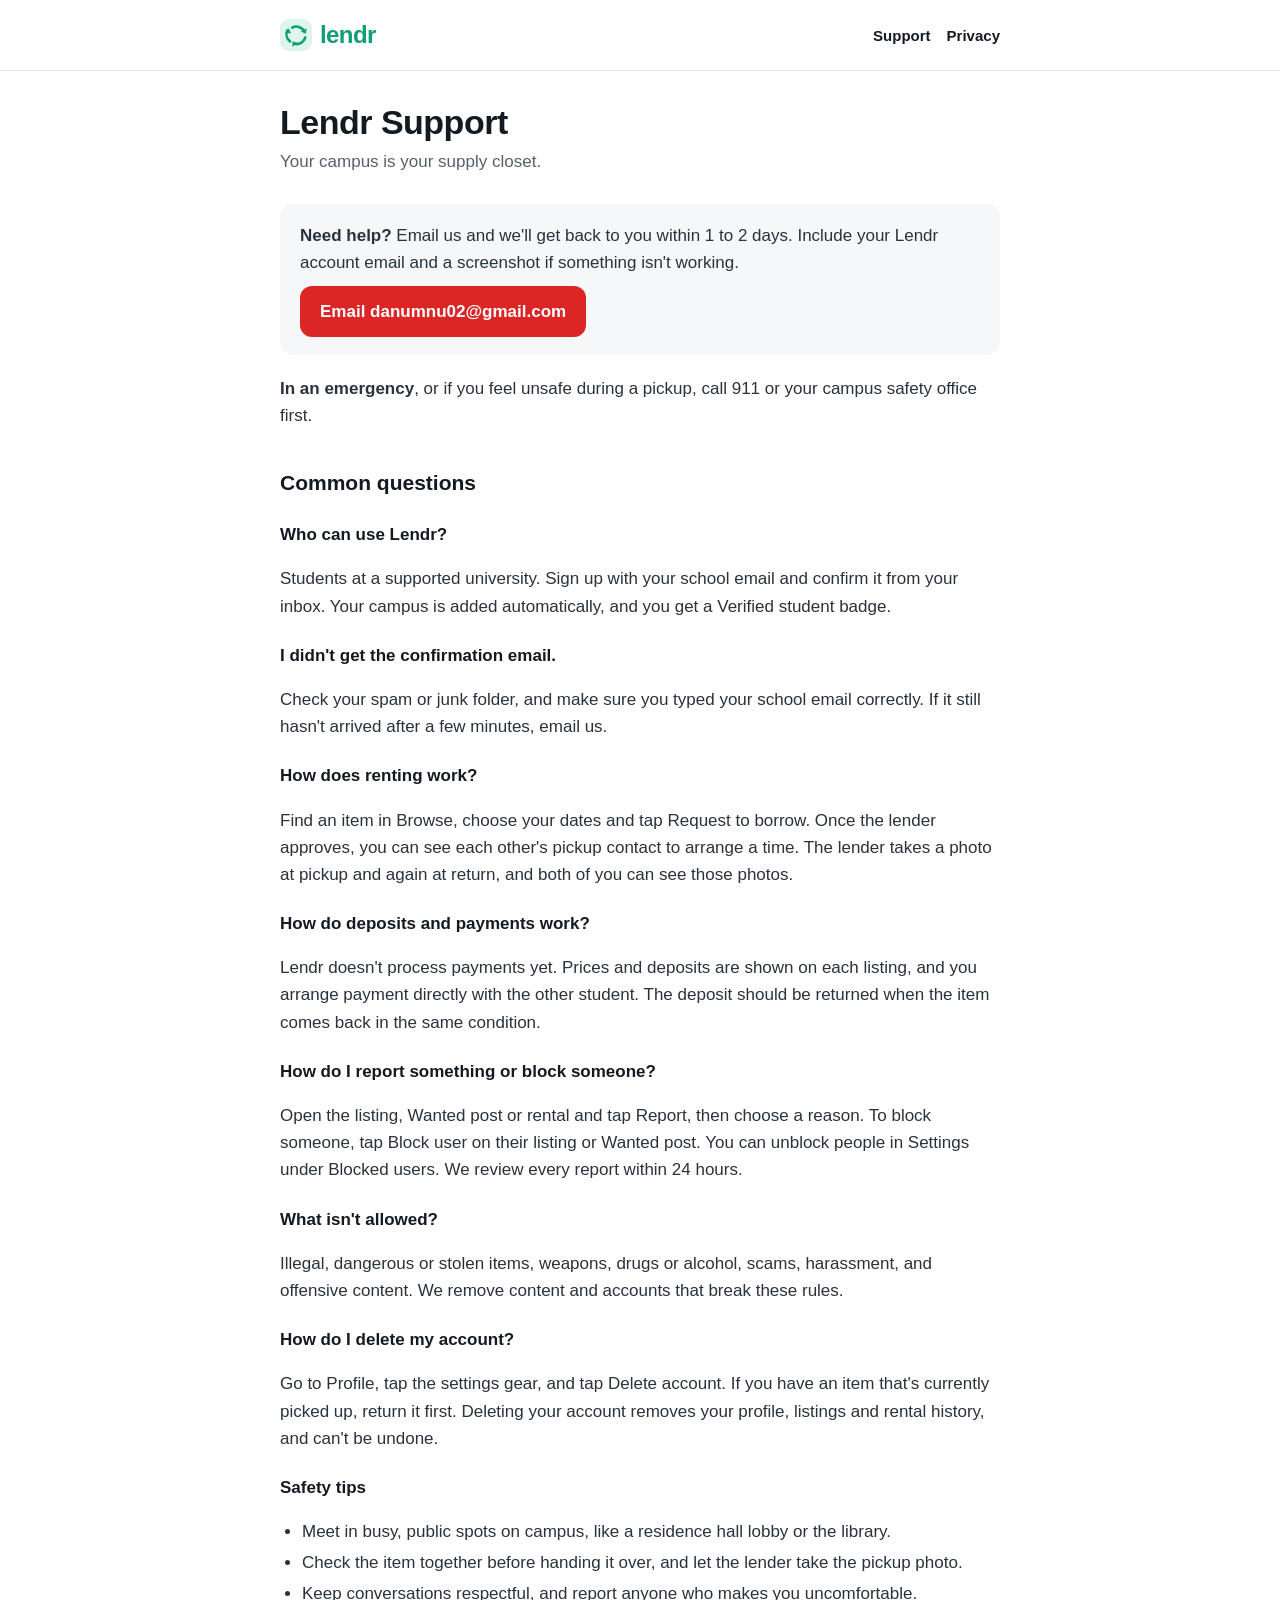
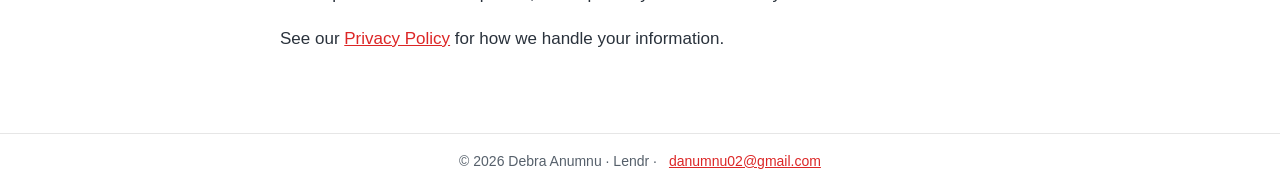
<file: index.html>
<!DOCTYPE html>
<html lang="en">
<head>
<meta charset="UTF-8">
<meta name="viewport" content="width=device-width, initial-scale=1">
<title>Lendr Support</title>
<link rel="stylesheet" href="style.css">
</head>
<body>
<header><div class="bar"><a class="brand" href="index.html"><svg viewBox="0 0 32 32" aria-hidden="true"><rect width="32" height="32" rx="9" fill="#DFF5EC"/><g fill="none" stroke="#0F9F76" stroke-width="2.6" stroke-linecap="round" stroke-linejoin="round"><path d="M12.2 8.6A9 9 0 0 1 24.4 12.4"/><path d="M25.2 18.6a9 9 0 0 1-9.8 6.4"/><path d="M10 22.4a9 9 0 0 1-2.6-11"/></g><g fill="#0F9F76"><path d="M26.6 9.2l-.6 5.6-5.2-2.4z"/><path d="M12.6 27.8l-.2-5.6 5.4 1.8z"/><path d="M5.2 13.8l3.4-4.6 2.4 5.2z"/></g></svg>lendr</a><nav><a href="index.html">Support</a><a href="privacy.html">Privacy</a></nav></div></header>
<main>
<h1>Lendr Support</h1>
<p class="date">Your campus is your supply closet.</p>

<div class="box">
  <p><strong>Need help?</strong> Email us and we'll get back to you within 1 to 2 days. Include your Lendr account email and a screenshot if something isn't working.</p>
  <a class="mail" href="mailto:danumnu02@gmail.com?subject=Lendr%20support">Email danumnu02@gmail.com</a>
</div>

<p><strong>In an emergency</strong>, or if you feel unsafe during a pickup, call 911 or your campus safety office first.</p>

<h2>Common questions</h2>

<h3>Who can use Lendr?</h3>
<p>Students at a supported university. Sign up with your school email and confirm it from your inbox. Your campus is added automatically, and you get a Verified student badge.</p>

<h3>I didn't get the confirmation email.</h3>
<p>Check your spam or junk folder, and make sure you typed your school email correctly. If it still hasn't arrived after a few minutes, email us.</p>

<h3>How does renting work?</h3>
<p>Find an item in Browse, choose your dates and tap Request to borrow. Once the lender approves, you can see each other's pickup contact to arrange a time. The lender takes a photo at pickup and again at return, and both of you can see those photos.</p>

<h3>How do deposits and payments work?</h3>
<p>Lendr doesn't process payments yet. Prices and deposits are shown on each listing, and you arrange payment directly with the other student. The deposit should be returned when the item comes back in the same condition.</p>

<h3>How do I report something or block someone?</h3>
<p>Open the listing, Wanted post or rental and tap Report, then choose a reason. To block someone, tap Block user on their listing or Wanted post. You can unblock people in Settings under Blocked users. We review every report within 24 hours.</p>

<h3>What isn't allowed?</h3>
<p>Illegal, dangerous or stolen items, weapons, drugs or alcohol, scams, harassment, and offensive content. We remove content and accounts that break these rules.</p>

<h3>How do I delete my account?</h3>
<p>Go to Profile, tap the settings gear, and tap Delete account. If you have an item that's currently picked up, return it first. Deleting your account removes your profile, listings and rental history, and can't be undone.</p>

<h3>Safety tips</h3>
<ul>
  <li>Meet in busy, public spots on campus, like a residence hall lobby or the library.</li>
  <li>Check the item together before handing it over, and let the lender take the pickup photo.</li>
  <li>Keep conversations respectful, and report anyone who makes you uncomfortable.</li>
</ul>

<p>See our <a href="privacy.html">Privacy Policy</a> for how we handle your information.</p>
</main>
<footer><div class="bar">© 2026 Debra Anumnu · Lendr · <a href="mailto:danumnu02@gmail.com">danumnu02@gmail.com</a></div></footer>
</body>
</html>
</file>
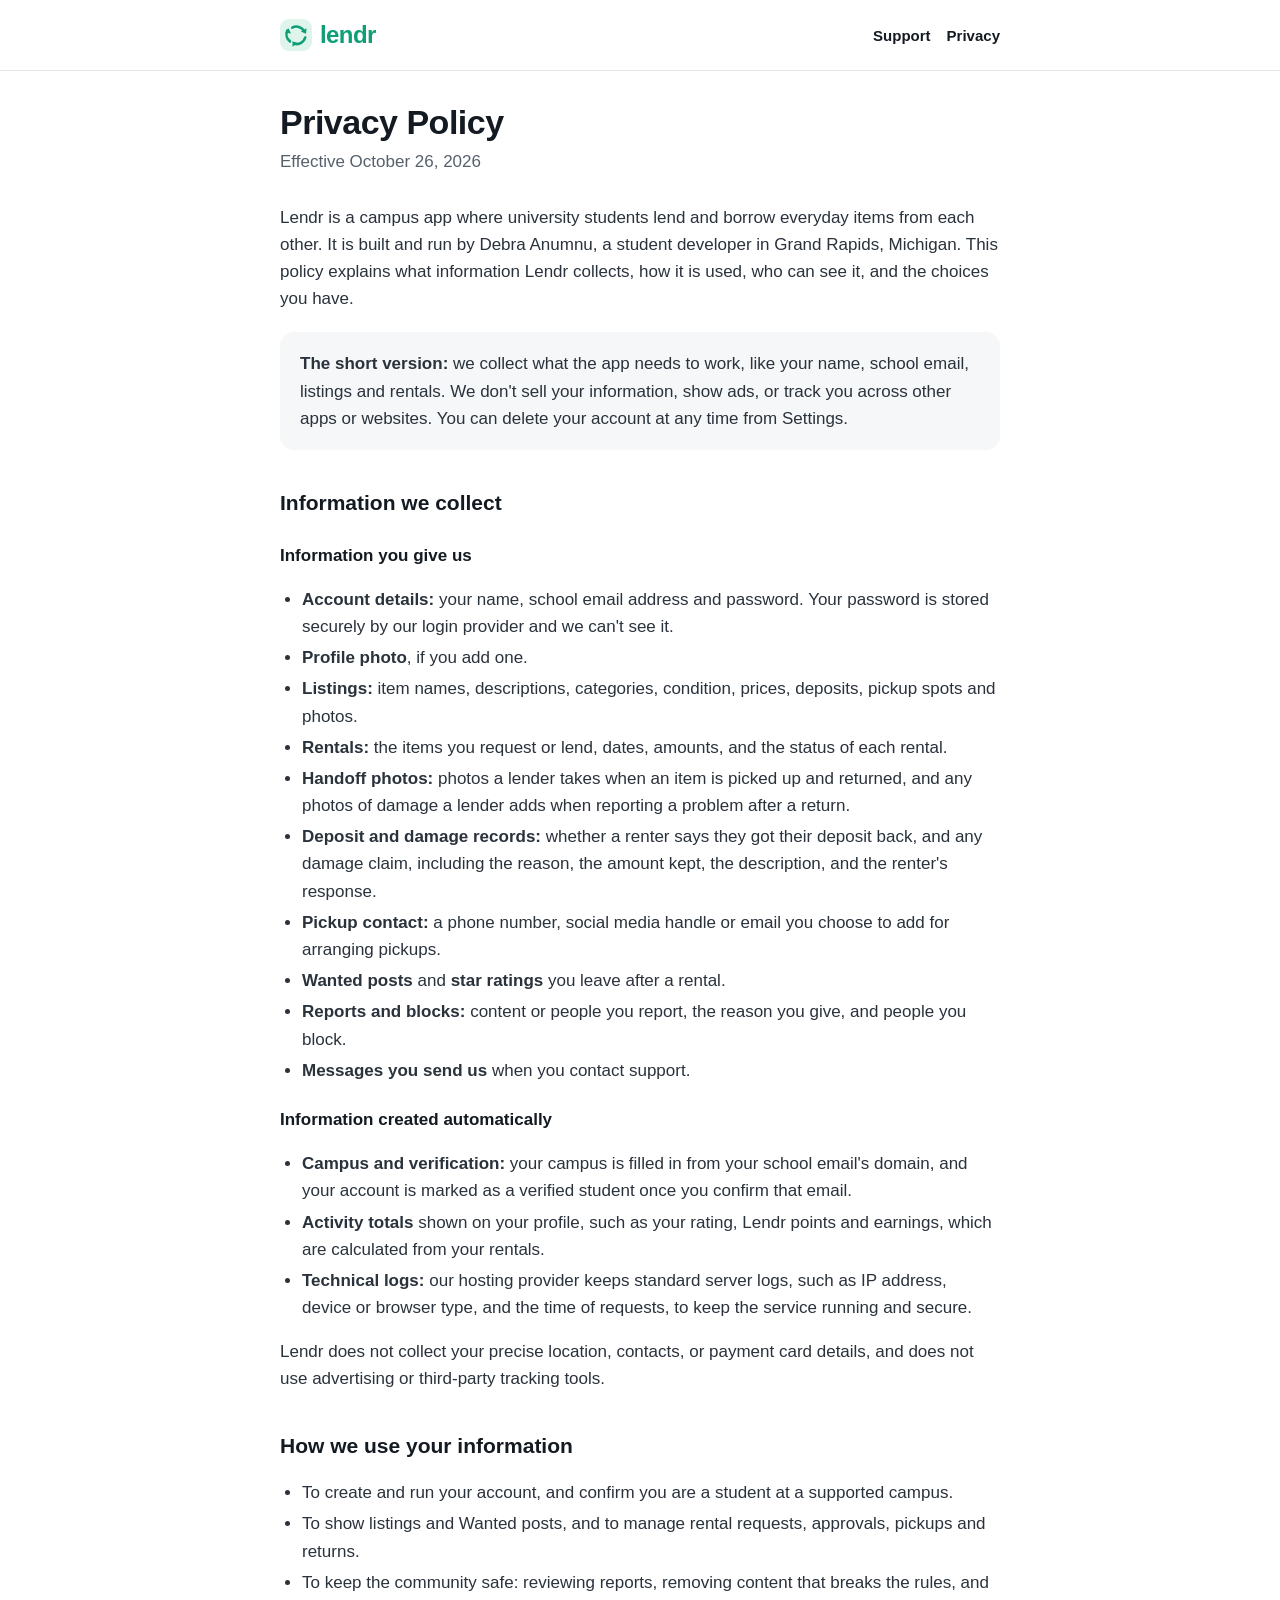
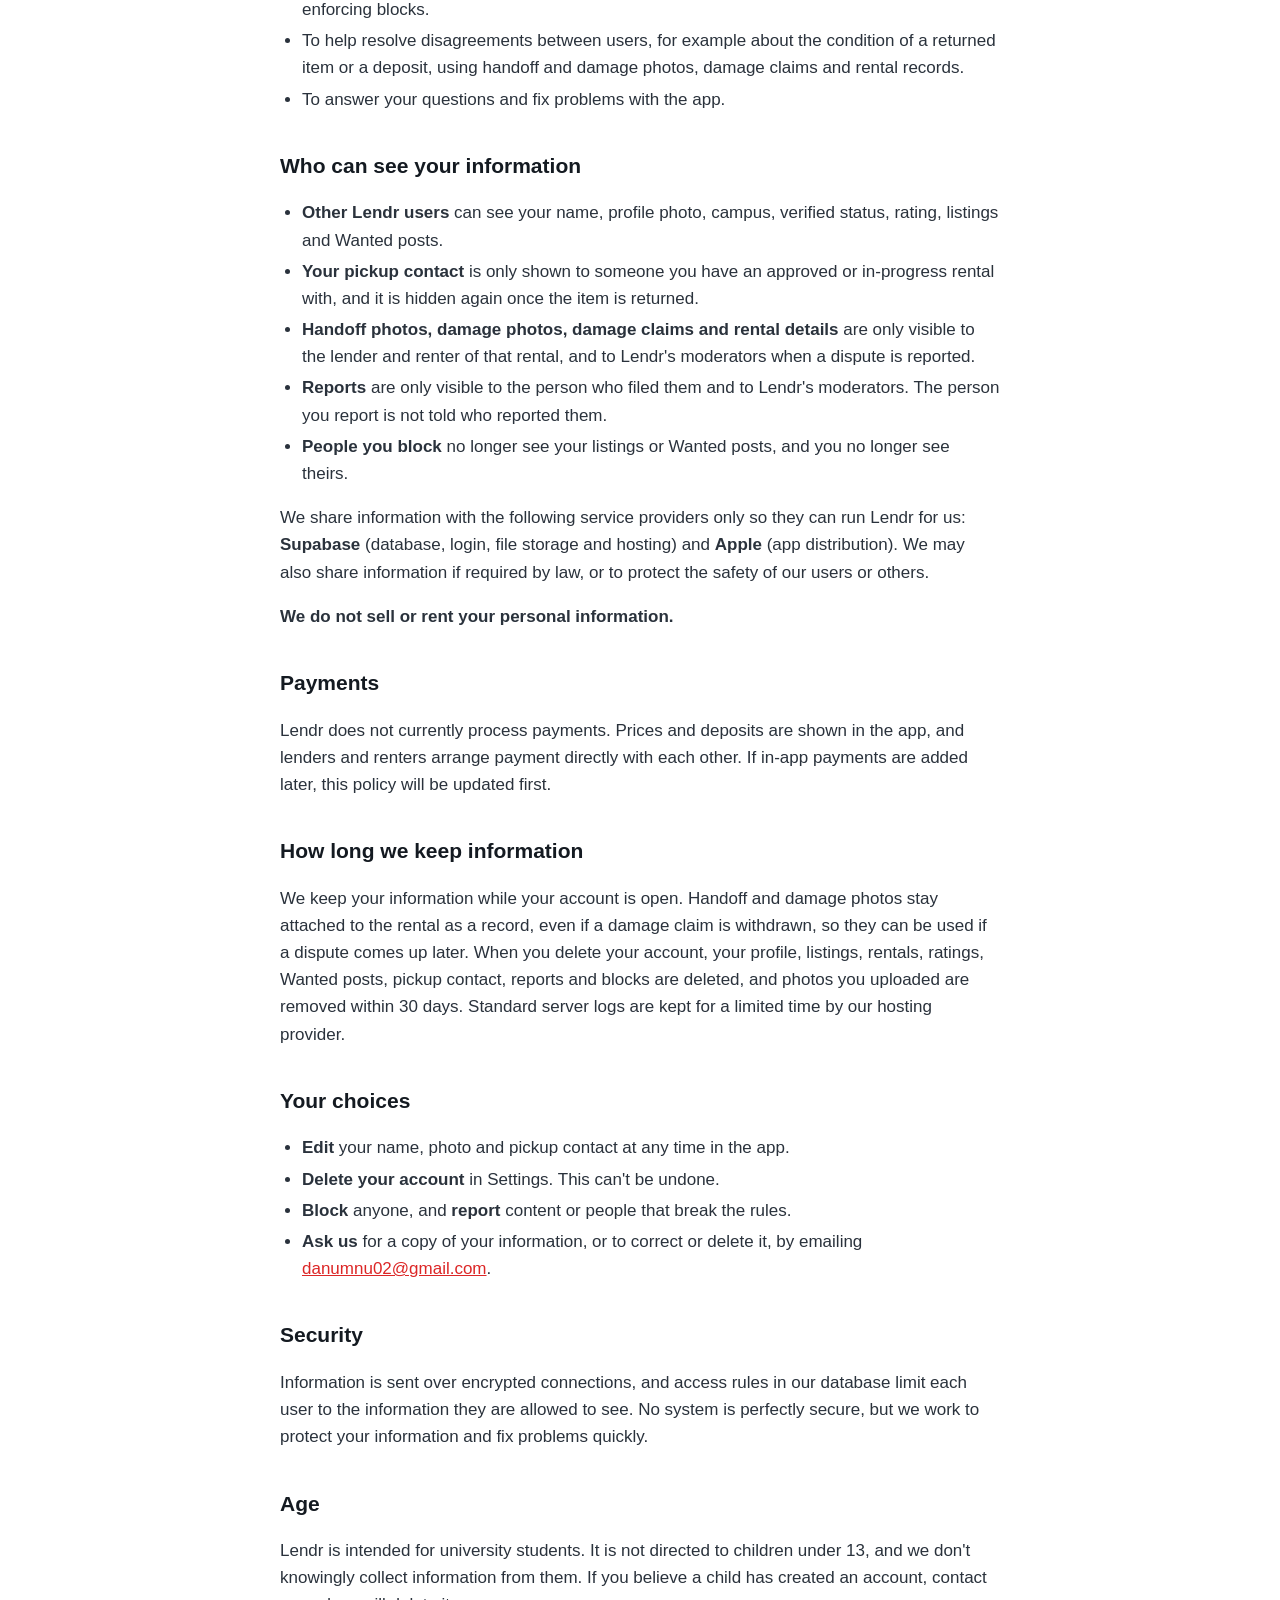
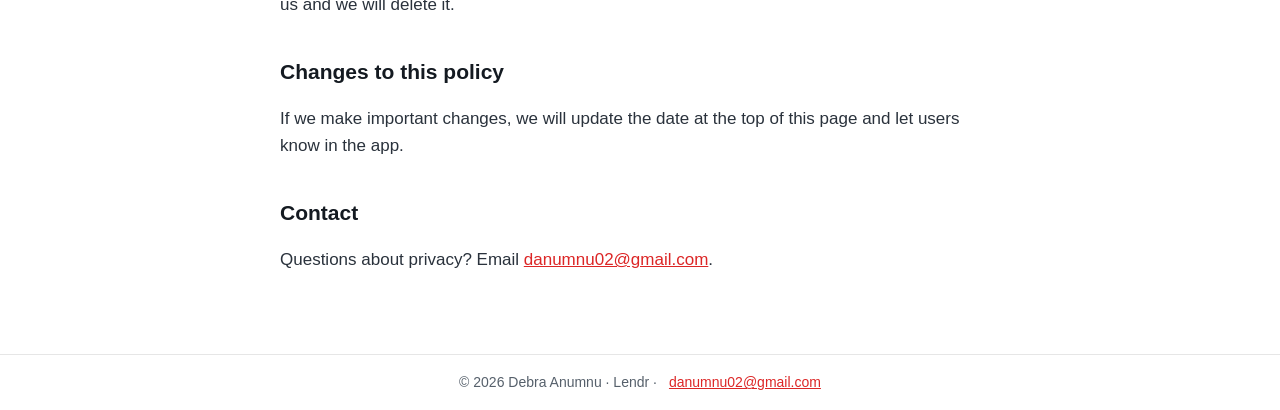
<file: privacy (1).html>
<!DOCTYPE html>
<html lang="en">
<head>
<meta charset="UTF-8">
<meta name="viewport" content="width=device-width, initial-scale=1">
<title>Lendr Privacy Policy</title>
<link rel="stylesheet" href="style.css">
</head>
<body>
<header><div class="bar"><a class="brand" href="index.html"><svg viewBox="0 0 32 32" aria-hidden="true"><rect width="32" height="32" rx="9" fill="#DFF5EC"/><g fill="none" stroke="#0F9F76" stroke-width="2.6" stroke-linecap="round" stroke-linejoin="round"><path d="M12.2 8.6A9 9 0 0 1 24.4 12.4"/><path d="M25.2 18.6a9 9 0 0 1-9.8 6.4"/><path d="M10 22.4a9 9 0 0 1-2.6-11"/></g><g fill="#0F9F76"><path d="M26.6 9.2l-.6 5.6-5.2-2.4z"/><path d="M12.6 27.8l-.2-5.6 5.4 1.8z"/><path d="M5.2 13.8l3.4-4.6 2.4 5.2z"/></g></svg>lendr</a><nav><a href="index.html">Support</a><a href="privacy.html">Privacy</a></nav></div></header>
<main>
<h1>Privacy Policy</h1>
<p class="date">Effective October 26, 2026</p>

<p>Lendr is a campus app where university students lend and borrow everyday items from each other. It is built and run by Debra Anumnu, a student developer in Grand Rapids, Michigan. This policy explains what information Lendr collects, how it is used, who can see it, and the choices you have.</p>

<div class="box"><p><strong>The short version:</strong> we collect what the app needs to work, like your name, school email, listings and rentals. We don't sell your information, show ads, or track you across other apps or websites. You can delete your account at any time from Settings.</p></div>

<h2>Information we collect</h2>
<h3>Information you give us</h3>
<ul>
  <li><strong>Account details:</strong> your name, school email address and password. Your password is stored securely by our login provider and we can't see it.</li>
  <li><strong>Profile photo</strong>, if you add one.</li>
  <li><strong>Listings:</strong> item names, descriptions, categories, condition, prices, deposits, pickup spots and photos.</li>
  <li><strong>Rentals:</strong> the items you request or lend, dates, amounts, and the status of each rental.</li>
  <li><strong>Handoff photos:</strong> photos a lender takes when an item is picked up and returned, and any photos of damage a lender adds when reporting a problem after a return.</li>
  <li><strong>Deposit and damage records:</strong> whether a renter says they got their deposit back, and any damage claim, including the reason, the amount kept, the description, and the renter's response.</li>
  <li><strong>Pickup contact:</strong> a phone number, social media handle or email you choose to add for arranging pickups.</li>
  <li><strong>Wanted posts</strong> and <strong>star ratings</strong> you leave after a rental.</li>
  <li><strong>Reports and blocks:</strong> content or people you report, the reason you give, and people you block.</li>
  <li><strong>Messages you send us</strong> when you contact support.</li>
</ul>
<h3>Information created automatically</h3>
<ul>
  <li><strong>Campus and verification:</strong> your campus is filled in from your school email's domain, and your account is marked as a verified student once you confirm that email.</li>
  <li><strong>Activity totals</strong> shown on your profile, such as your rating, Lendr points and earnings, which are calculated from your rentals.</li>
  <li><strong>Technical logs:</strong> our hosting provider keeps standard server logs, such as IP address, device or browser type, and the time of requests, to keep the service running and secure.</li>
</ul>
<p>Lendr does not collect your precise location, contacts, or payment card details, and does not use advertising or third-party tracking tools.</p>

<h2>How we use your information</h2>
<ul>
  <li>To create and run your account, and confirm you are a student at a supported campus.</li>
  <li>To show listings and Wanted posts, and to manage rental requests, approvals, pickups and returns.</li>
  <li>To keep the community safe: reviewing reports, removing content that breaks the rules, and enforcing blocks.</li>
  <li>To help resolve disagreements between users, for example about the condition of a returned item or a deposit, using handoff and damage photos, damage claims and rental records.</li>
  <li>To answer your questions and fix problems with the app.</li>
</ul>

<h2>Who can see your information</h2>
<ul>
  <li><strong>Other Lendr users</strong> can see your name, profile photo, campus, verified status, rating, listings and Wanted posts.</li>
  <li><strong>Your pickup contact</strong> is only shown to someone you have an approved or in-progress rental with, and it is hidden again once the item is returned.</li>
  <li><strong>Handoff photos, damage photos, damage claims and rental details</strong> are only visible to the lender and renter of that rental, and to Lendr's moderators when a dispute is reported.</li>
  <li><strong>Reports</strong> are only visible to the person who filed them and to Lendr's moderators. The person you report is not told who reported them.</li>
  <li><strong>People you block</strong> no longer see your listings or Wanted posts, and you no longer see theirs.</li>
</ul>
<p>We share information with the following service providers only so they can run Lendr for us: <strong>Supabase</strong> (database, login, file storage and hosting) and <strong>Apple</strong> (app distribution). We may also share information if required by law, or to protect the safety of our users or others.</p>
<p><strong>We do not sell or rent your personal information.</strong></p>

<h2>Payments</h2>
<p>Lendr does not currently process payments. Prices and deposits are shown in the app, and lenders and renters arrange payment directly with each other. If in-app payments are added later, this policy will be updated first.</p>

<h2>How long we keep information</h2>
<p>We keep your information while your account is open. Handoff and damage photos stay attached to the rental as a record, even if a damage claim is withdrawn, so they can be used if a dispute comes up later. When you delete your account, your profile, listings, rentals, ratings, Wanted posts, pickup contact, reports and blocks are deleted, and photos you uploaded are removed within 30 days. Standard server logs are kept for a limited time by our hosting provider.</p>

<h2>Your choices</h2>
<ul>
  <li><strong>Edit</strong> your name, photo and pickup contact at any time in the app.</li>
  <li><strong>Delete your account</strong> in Settings. This can't be undone.</li>
  <li><strong>Block</strong> anyone, and <strong>report</strong> content or people that break the rules.</li>
  <li><strong>Ask us</strong> for a copy of your information, or to correct or delete it, by emailing <a href="mailto:danumnu02@gmail.com">danumnu02@gmail.com</a>.</li>
</ul>

<h2>Security</h2>
<p>Information is sent over encrypted connections, and access rules in our database limit each user to the information they are allowed to see. No system is perfectly secure, but we work to protect your information and fix problems quickly.</p>

<h2>Age</h2>
<p>Lendr is intended for university students. It is not directed to children under 13, and we don't knowingly collect information from them. If you believe a child has created an account, contact us and we will delete it.</p>

<h2>Changes to this policy</h2>
<p>If we make important changes, we will update the date at the top of this page and let users know in the app.</p>

<h2>Contact</h2>
<p>Questions about privacy? Email <a href="mailto:danumnu02@gmail.com">danumnu02@gmail.com</a>.</p>
</main>
<footer><div class="bar">© 2026 Debra Anumnu · Lendr · <a href="mailto:danumnu02@gmail.com">danumnu02@gmail.com</a></div></footer>
</body>
</html>
</file>
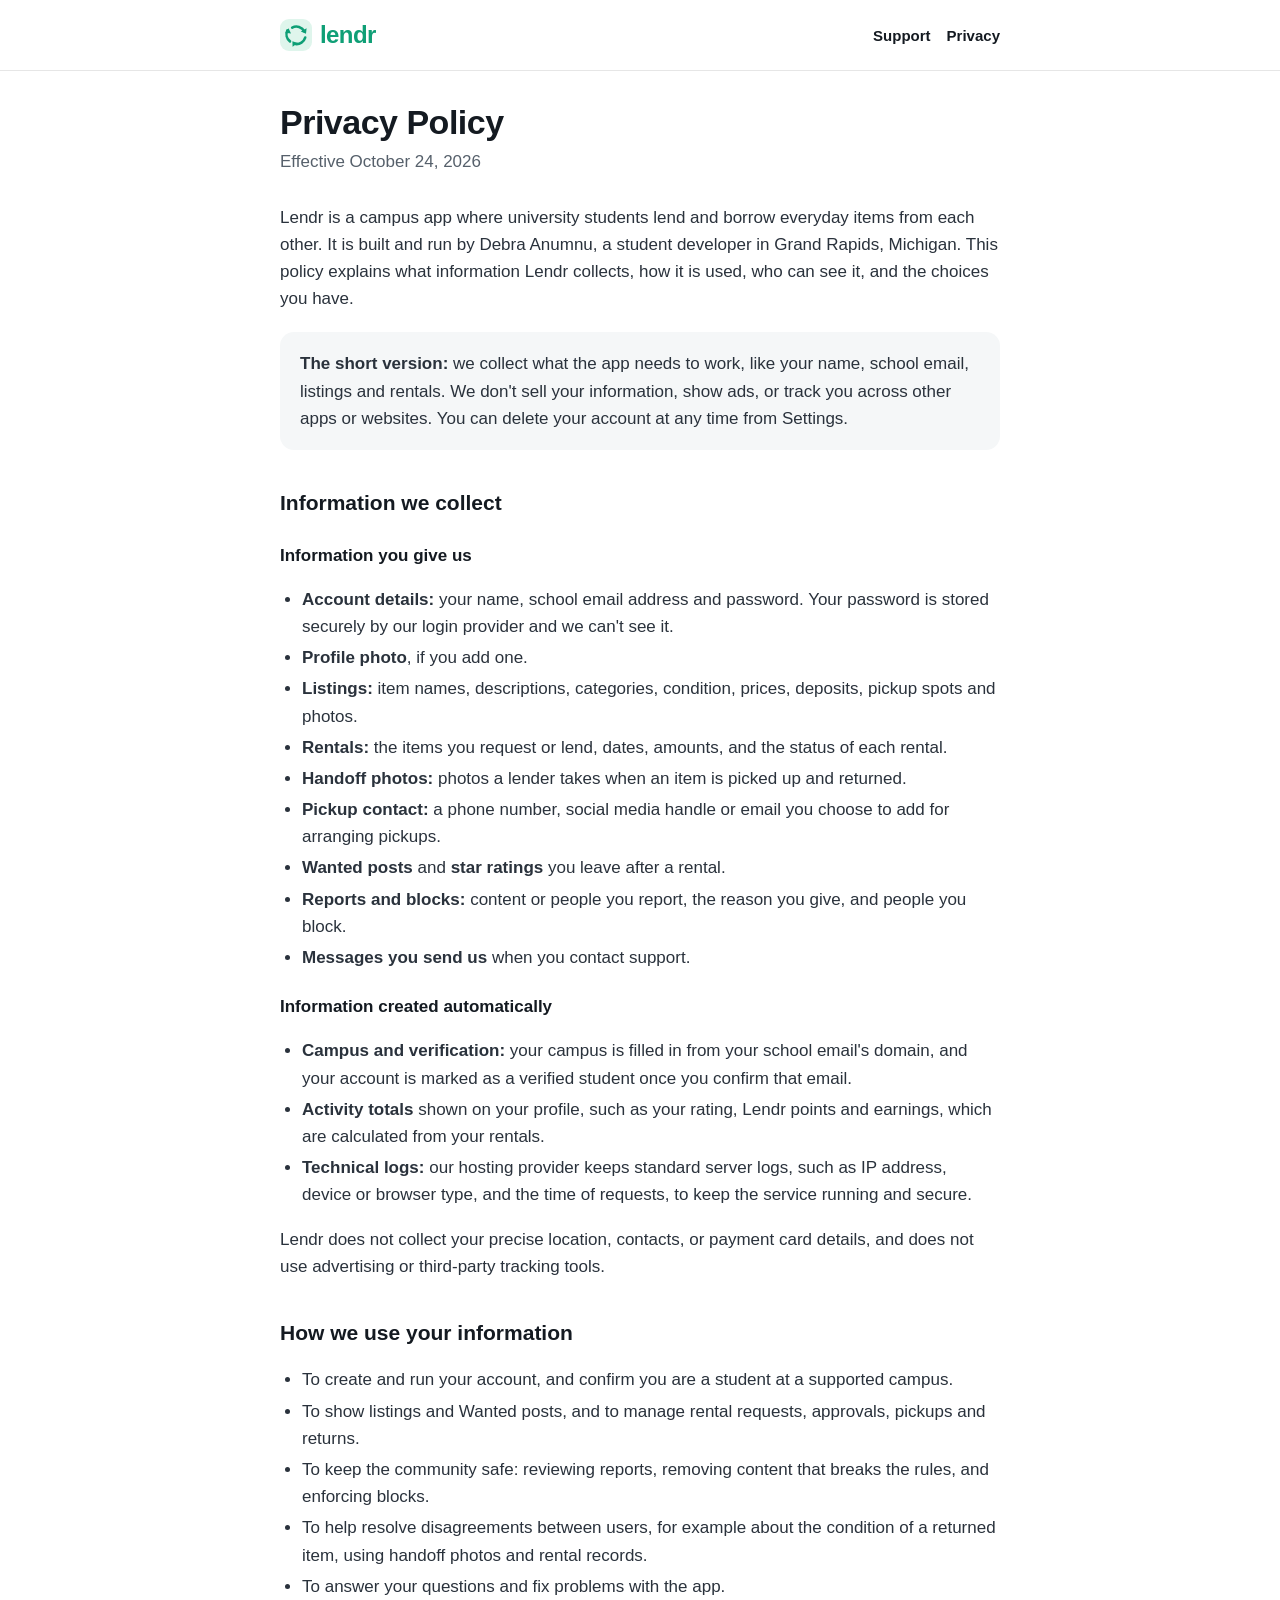
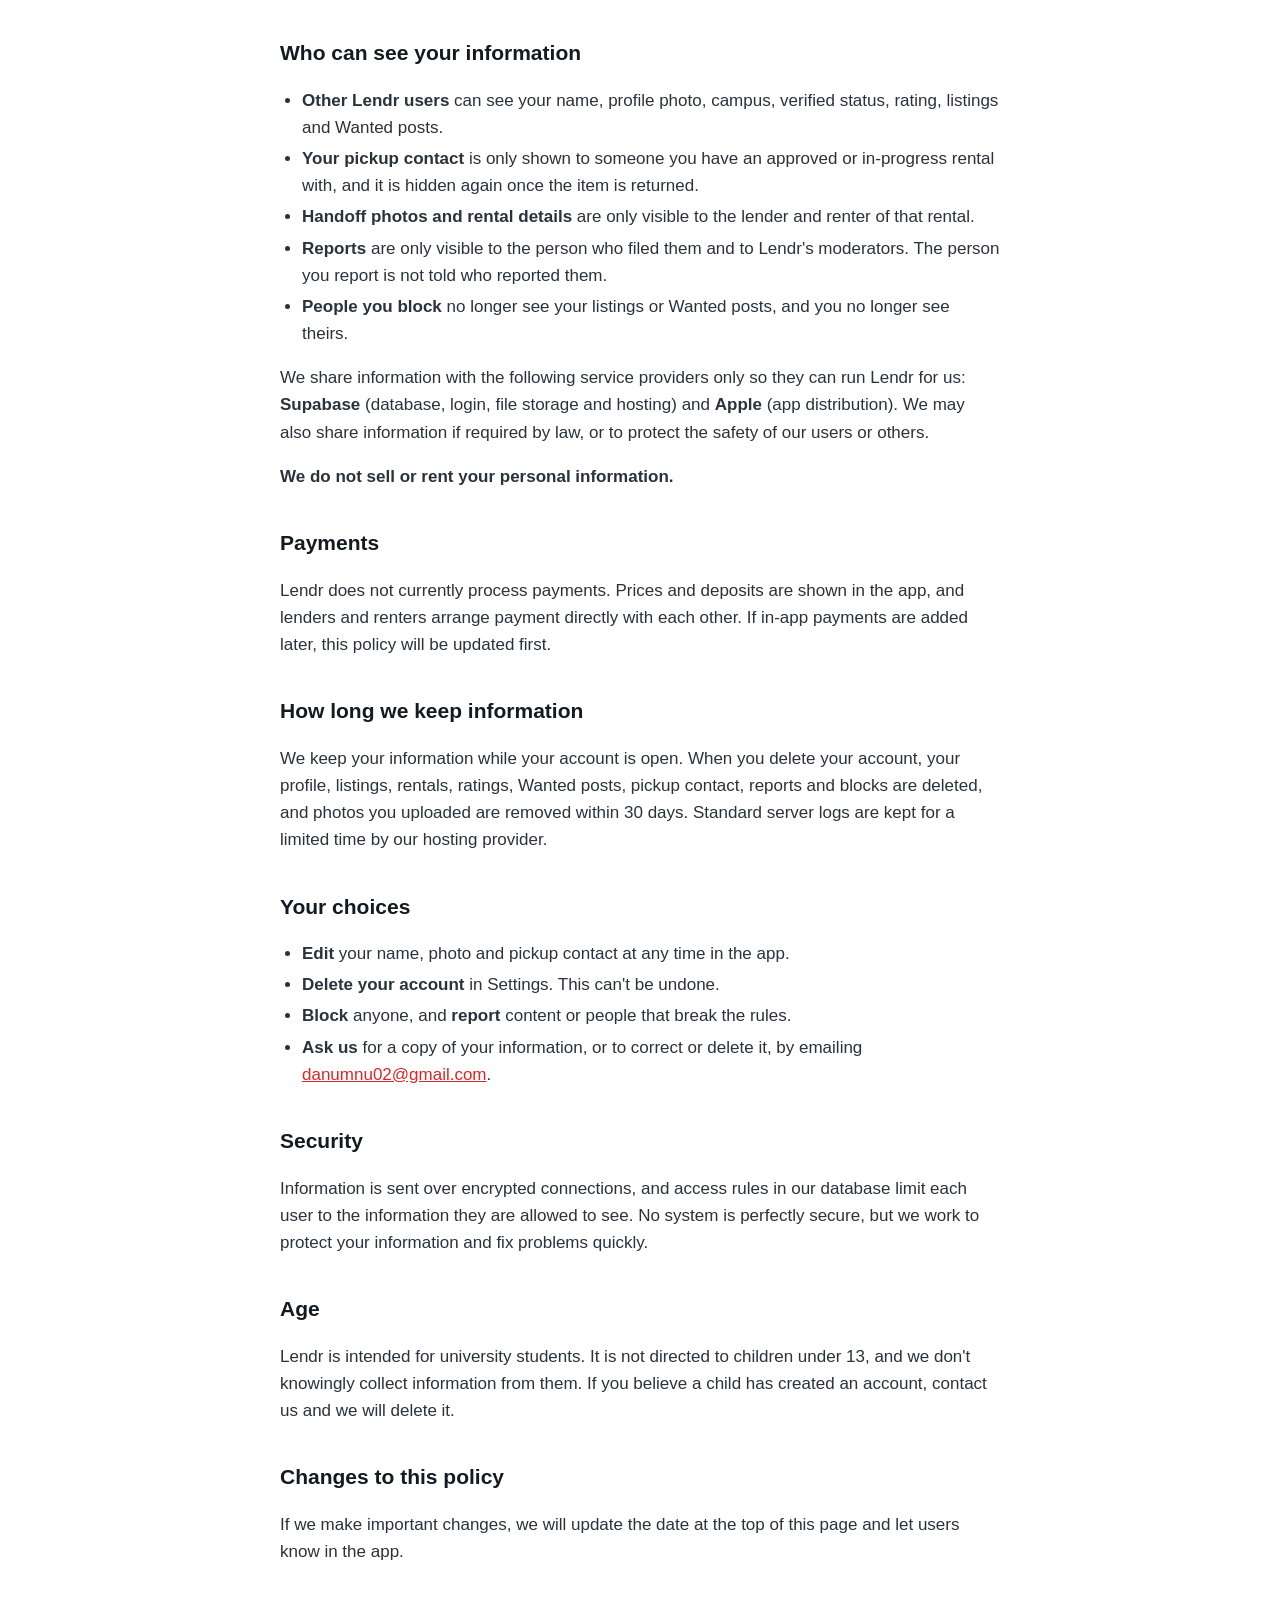
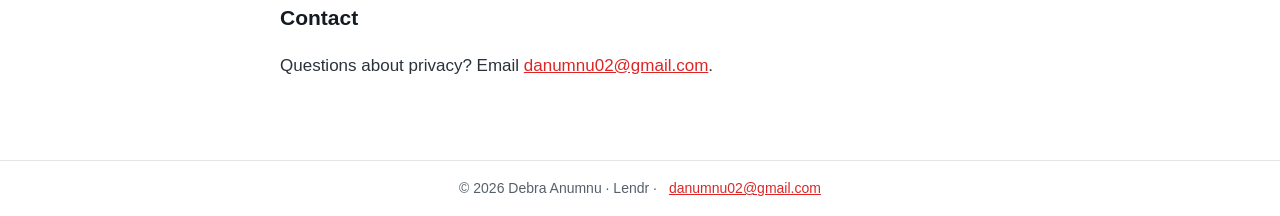
<file: lendr-site/privacy.html>
<!DOCTYPE html>
<html lang="en">
<head>
<meta charset="UTF-8">
<meta name="viewport" content="width=device-width, initial-scale=1">
<title>Lendr Privacy Policy</title>
<link rel="stylesheet" href="style.css">
</head>
<body>
<header><div class="bar"><a class="brand" href="index.html"><svg viewBox="0 0 32 32" aria-hidden="true"><rect width="32" height="32" rx="9" fill="#DFF5EC"/><g fill="none" stroke="#0F9F76" stroke-width="2.6" stroke-linecap="round" stroke-linejoin="round"><path d="M12.2 8.6A9 9 0 0 1 24.4 12.4"/><path d="M25.2 18.6a9 9 0 0 1-9.8 6.4"/><path d="M10 22.4a9 9 0 0 1-2.6-11"/></g><g fill="#0F9F76"><path d="M26.6 9.2l-.6 5.6-5.2-2.4z"/><path d="M12.6 27.8l-.2-5.6 5.4 1.8z"/><path d="M5.2 13.8l3.4-4.6 2.4 5.2z"/></g></svg>lendr</a><nav><a href="index.html">Support</a><a href="privacy.html">Privacy</a></nav></div></header>
<main>
<h1>Privacy Policy</h1>
<p class="date">Effective October 24, 2026</p>

<p>Lendr is a campus app where university students lend and borrow everyday items from each other. It is built and run by Debra Anumnu, a student developer in Grand Rapids, Michigan. This policy explains what information Lendr collects, how it is used, who can see it, and the choices you have.</p>

<div class="box"><p><strong>The short version:</strong> we collect what the app needs to work, like your name, school email, listings and rentals. We don't sell your information, show ads, or track you across other apps or websites. You can delete your account at any time from Settings.</p></div>

<h2>Information we collect</h2>
<h3>Information you give us</h3>
<ul>
  <li><strong>Account details:</strong> your name, school email address and password. Your password is stored securely by our login provider and we can't see it.</li>
  <li><strong>Profile photo</strong>, if you add one.</li>
  <li><strong>Listings:</strong> item names, descriptions, categories, condition, prices, deposits, pickup spots and photos.</li>
  <li><strong>Rentals:</strong> the items you request or lend, dates, amounts, and the status of each rental.</li>
  <li><strong>Handoff photos:</strong> photos a lender takes when an item is picked up and returned.</li>
  <li><strong>Pickup contact:</strong> a phone number, social media handle or email you choose to add for arranging pickups.</li>
  <li><strong>Wanted posts</strong> and <strong>star ratings</strong> you leave after a rental.</li>
  <li><strong>Reports and blocks:</strong> content or people you report, the reason you give, and people you block.</li>
  <li><strong>Messages you send us</strong> when you contact support.</li>
</ul>
<h3>Information created automatically</h3>
<ul>
  <li><strong>Campus and verification:</strong> your campus is filled in from your school email's domain, and your account is marked as a verified student once you confirm that email.</li>
  <li><strong>Activity totals</strong> shown on your profile, such as your rating, Lendr points and earnings, which are calculated from your rentals.</li>
  <li><strong>Technical logs:</strong> our hosting provider keeps standard server logs, such as IP address, device or browser type, and the time of requests, to keep the service running and secure.</li>
</ul>
<p>Lendr does not collect your precise location, contacts, or payment card details, and does not use advertising or third-party tracking tools.</p>

<h2>How we use your information</h2>
<ul>
  <li>To create and run your account, and confirm you are a student at a supported campus.</li>
  <li>To show listings and Wanted posts, and to manage rental requests, approvals, pickups and returns.</li>
  <li>To keep the community safe: reviewing reports, removing content that breaks the rules, and enforcing blocks.</li>
  <li>To help resolve disagreements between users, for example about the condition of a returned item, using handoff photos and rental records.</li>
  <li>To answer your questions and fix problems with the app.</li>
</ul>

<h2>Who can see your information</h2>
<ul>
  <li><strong>Other Lendr users</strong> can see your name, profile photo, campus, verified status, rating, listings and Wanted posts.</li>
  <li><strong>Your pickup contact</strong> is only shown to someone you have an approved or in-progress rental with, and it is hidden again once the item is returned.</li>
  <li><strong>Handoff photos and rental details</strong> are only visible to the lender and renter of that rental.</li>
  <li><strong>Reports</strong> are only visible to the person who filed them and to Lendr's moderators. The person you report is not told who reported them.</li>
  <li><strong>People you block</strong> no longer see your listings or Wanted posts, and you no longer see theirs.</li>
</ul>
<p>We share information with the following service providers only so they can run Lendr for us: <strong>Supabase</strong> (database, login, file storage and hosting) and <strong>Apple</strong> (app distribution). We may also share information if required by law, or to protect the safety of our users or others.</p>
<p><strong>We do not sell or rent your personal information.</strong></p>

<h2>Payments</h2>
<p>Lendr does not currently process payments. Prices and deposits are shown in the app, and lenders and renters arrange payment directly with each other. If in-app payments are added later, this policy will be updated first.</p>

<h2>How long we keep information</h2>
<p>We keep your information while your account is open. When you delete your account, your profile, listings, rentals, ratings, Wanted posts, pickup contact, reports and blocks are deleted, and photos you uploaded are removed within 30 days. Standard server logs are kept for a limited time by our hosting provider.</p>

<h2>Your choices</h2>
<ul>
  <li><strong>Edit</strong> your name, photo and pickup contact at any time in the app.</li>
  <li><strong>Delete your account</strong> in Settings. This can't be undone.</li>
  <li><strong>Block</strong> anyone, and <strong>report</strong> content or people that break the rules.</li>
  <li><strong>Ask us</strong> for a copy of your information, or to correct or delete it, by emailing <a href="mailto:danumnu02@gmail.com">danumnu02@gmail.com</a>.</li>
</ul>

<h2>Security</h2>
<p>Information is sent over encrypted connections, and access rules in our database limit each user to the information they are allowed to see. No system is perfectly secure, but we work to protect your information and fix problems quickly.</p>

<h2>Age</h2>
<p>Lendr is intended for university students. It is not directed to children under 13, and we don't knowingly collect information from them. If you believe a child has created an account, contact us and we will delete it.</p>

<h2>Changes to this policy</h2>
<p>If we make important changes, we will update the date at the top of this page and let users know in the app.</p>

<h2>Contact</h2>
<p>Questions about privacy? Email <a href="mailto:danumnu02@gmail.com">danumnu02@gmail.com</a>.</p>
</main>
<footer><div class="bar">© 2026 Debra Anumnu · Lendr · <a href="mailto:danumnu02@gmail.com">danumnu02@gmail.com</a></div></footer>
</body>
</html>
</file>
<file: style.css>
:root { --ink:#141A21; --muted:#56606B; --line:#E6E6E6; --green:#0F9F76; --red:#DC2626; --bg:#FFFFFF; --soft:#F5F7F8; }
* { box-sizing: border-box; }
body { margin: 0; background: var(--bg); color: var(--ink); font: 17px/1.6 -apple-system, BlinkMacSystemFont, "Segoe UI", Roboto, Arial, sans-serif; }
header { border-bottom: 1px solid var(--line); }
.bar { max-width: 760px; margin: 0 auto; padding: 16px 20px; display: flex; align-items: center; justify-content: space-between; gap: 12px; }
.brand { display: flex; align-items: center; gap: 8px; color: var(--green); font-weight: 800; font-size: 24px; letter-spacing: -0.6px; text-decoration: none; }
.brand svg { width: 32px; height: 32px; }
nav a { color: var(--ink); text-decoration: none; font-weight: 600; font-size: 15px; margin-left: 16px; }
nav a:hover { color: var(--red); }
main { max-width: 760px; margin: 0 auto; padding: 32px 20px 64px; }
h1 { font-size: 34px; line-height: 1.15; margin: 0 0 6px; letter-spacing: -0.5px; }
.date { color: var(--muted); margin: 0 0 28px; }
h2 { font-size: 21px; margin: 36px 0 8px; }
h3 { font-size: 17px; margin: 22px 0 4px; }
p, li { color: #2A323C; }
ul { padding-left: 22px; }
li { margin: 4px 0; }
a { color: var(--red); }
.box { background: var(--soft); border-radius: 14px; padding: 18px 20px; margin: 20px 0; }
.box p { margin: 0; }
.mail { display: inline-block; background: var(--red); color: #fff; text-decoration: none; font-weight: 700; padding: 12px 20px; border-radius: 12px; margin-top: 10px; }
footer { border-top: 1px solid var(--line); color: var(--muted); font-size: 14px; }
footer .bar { justify-content: center; }
:focus-visible { outline: 3px solid var(--green); outline-offset: 2px; }
</file>
<file: lendr-site/style.css>
:root { --ink:#141A21; --muted:#56606B; --line:#E6E6E6; --green:#0F9F76; --red:#DC2626; --bg:#FFFFFF; --soft:#F5F7F8; }
* { box-sizing: border-box; }
body { margin: 0; background: var(--bg); color: var(--ink); font: 17px/1.6 -apple-system, BlinkMacSystemFont, "Segoe UI", Roboto, Arial, sans-serif; }
header { border-bottom: 1px solid var(--line); }
.bar { max-width: 760px; margin: 0 auto; padding: 16px 20px; display: flex; align-items: center; justify-content: space-between; gap: 12px; }
.brand { display: flex; align-items: center; gap: 8px; color: var(--green); font-weight: 800; font-size: 24px; letter-spacing: -0.6px; text-decoration: none; }
.brand svg { width: 32px; height: 32px; }
nav a { color: var(--ink); text-decoration: none; font-weight: 600; font-size: 15px; margin-left: 16px; }
nav a:hover { color: var(--red); }
main { max-width: 760px; margin: 0 auto; padding: 32px 20px 64px; }
h1 { font-size: 34px; line-height: 1.15; margin: 0 0 6px; letter-spacing: -0.5px; }
.date { color: var(--muted); margin: 0 0 28px; }
h2 { font-size: 21px; margin: 36px 0 8px; }
h3 { font-size: 17px; margin: 22px 0 4px; }
p, li { color: #2A323C; }
ul { padding-left: 22px; }
li { margin: 4px 0; }
a { color: var(--red); }
.box { background: var(--soft); border-radius: 14px; padding: 18px 20px; margin: 20px 0; }
.box p { margin: 0; }
.mail { display: inline-block; background: var(--red); color: #fff; text-decoration: none; font-weight: 700; padding: 12px 20px; border-radius: 12px; margin-top: 10px; }
footer { border-top: 1px solid var(--line); color: var(--muted); font-size: 14px; }
footer .bar { justify-content: center; }
:focus-visible { outline: 3px solid var(--green); outline-offset: 2px; }
</file>
